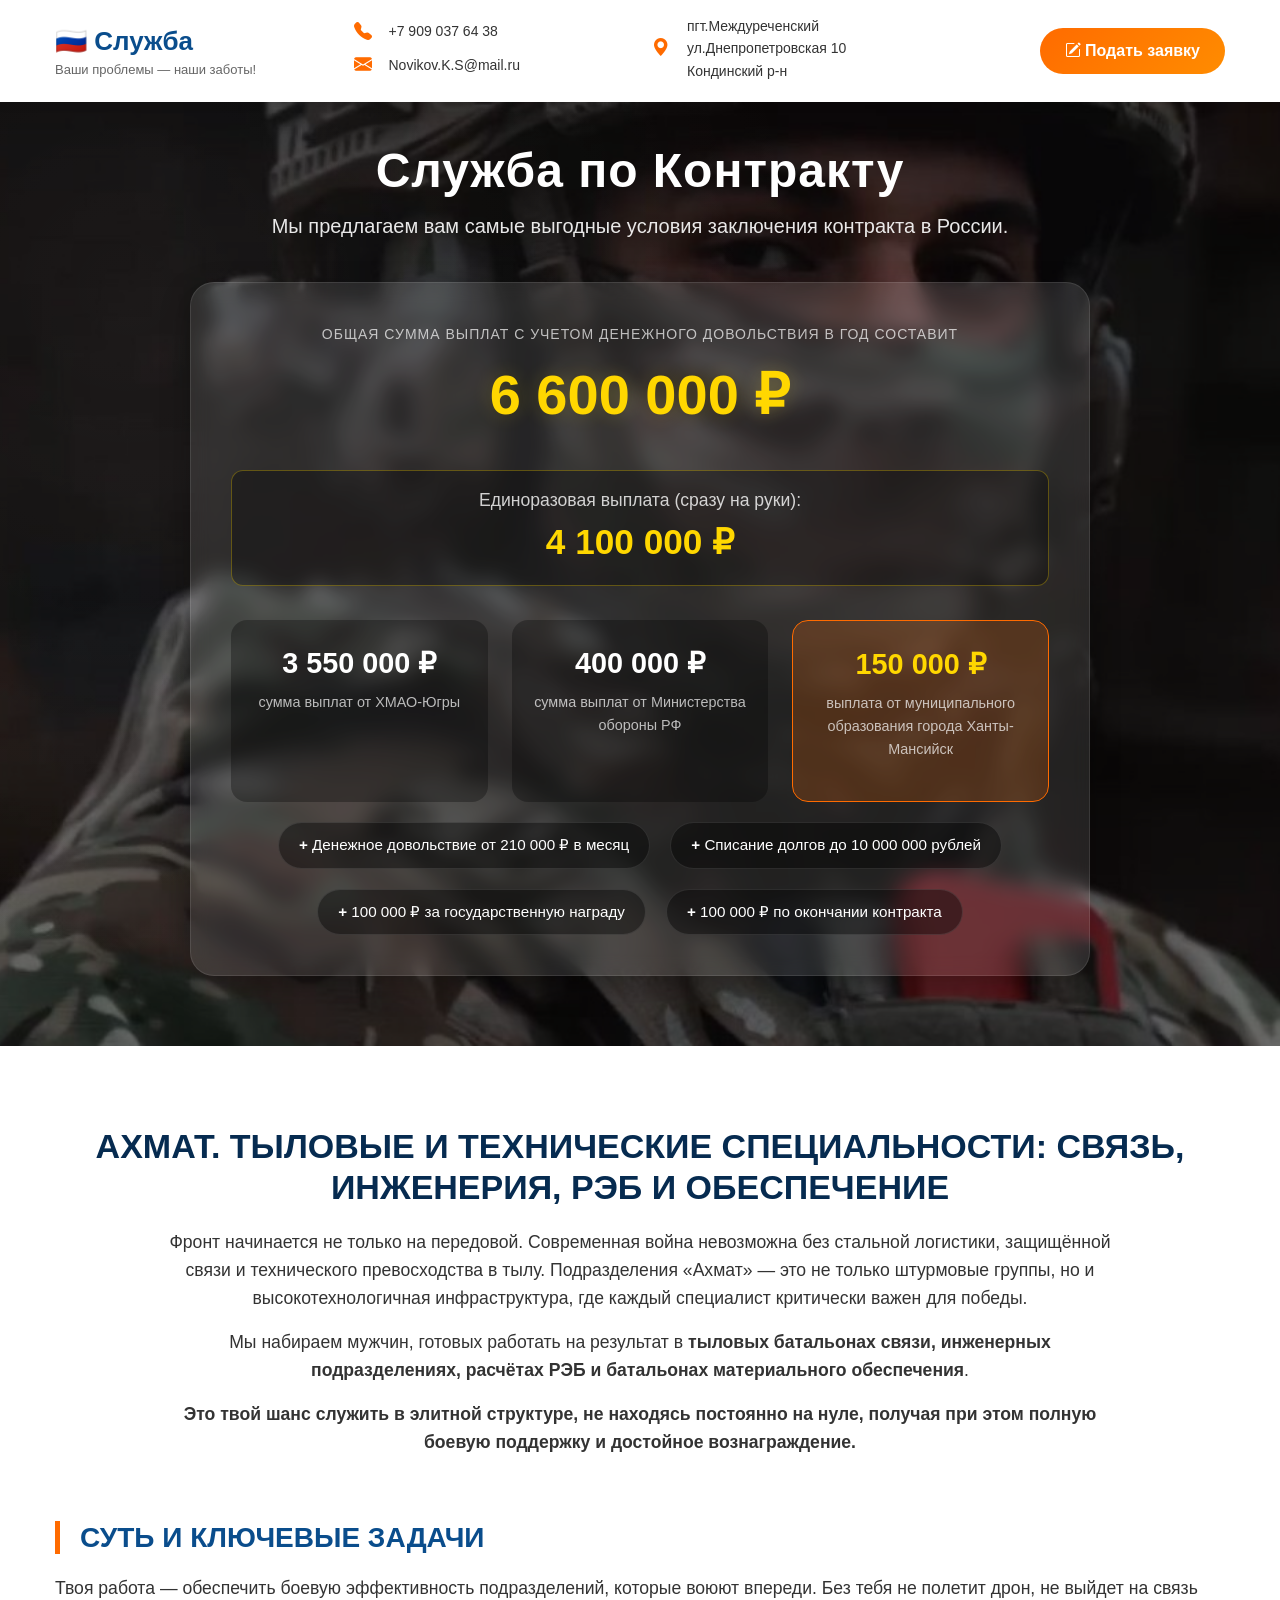
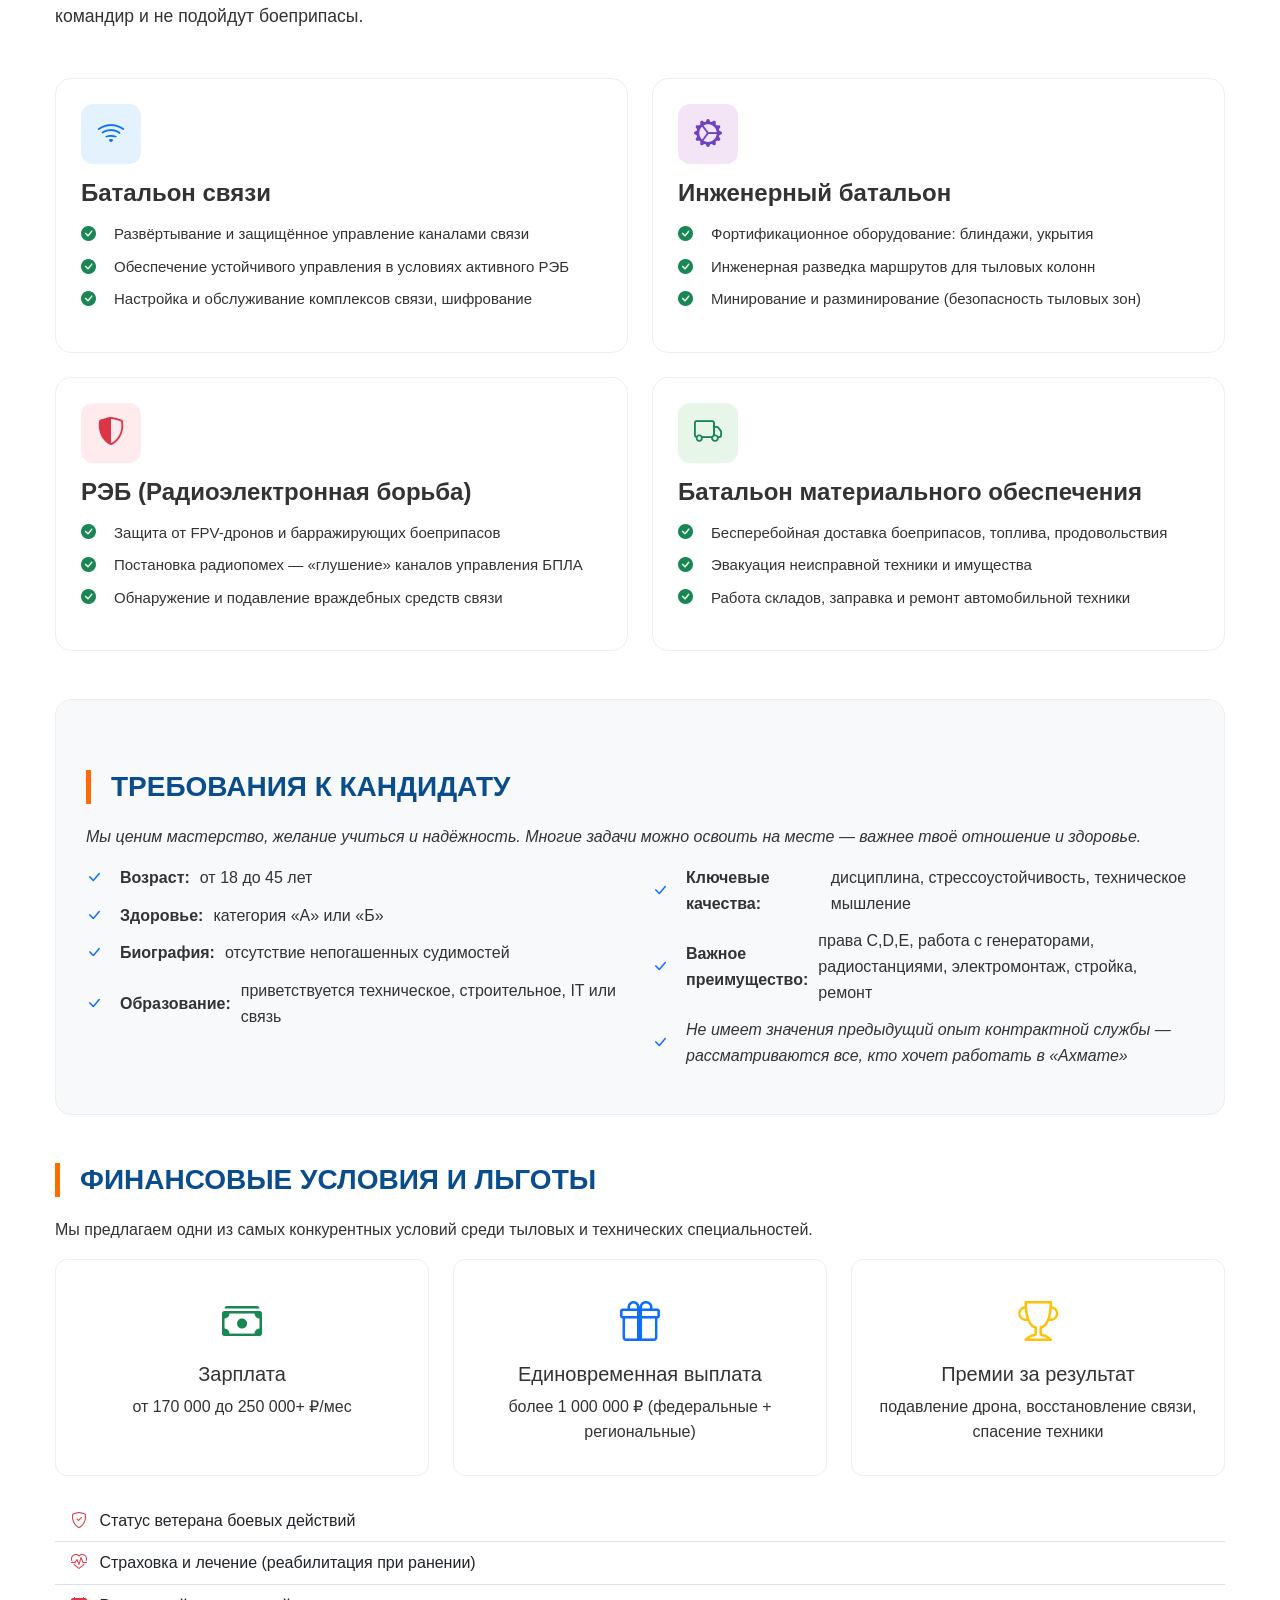
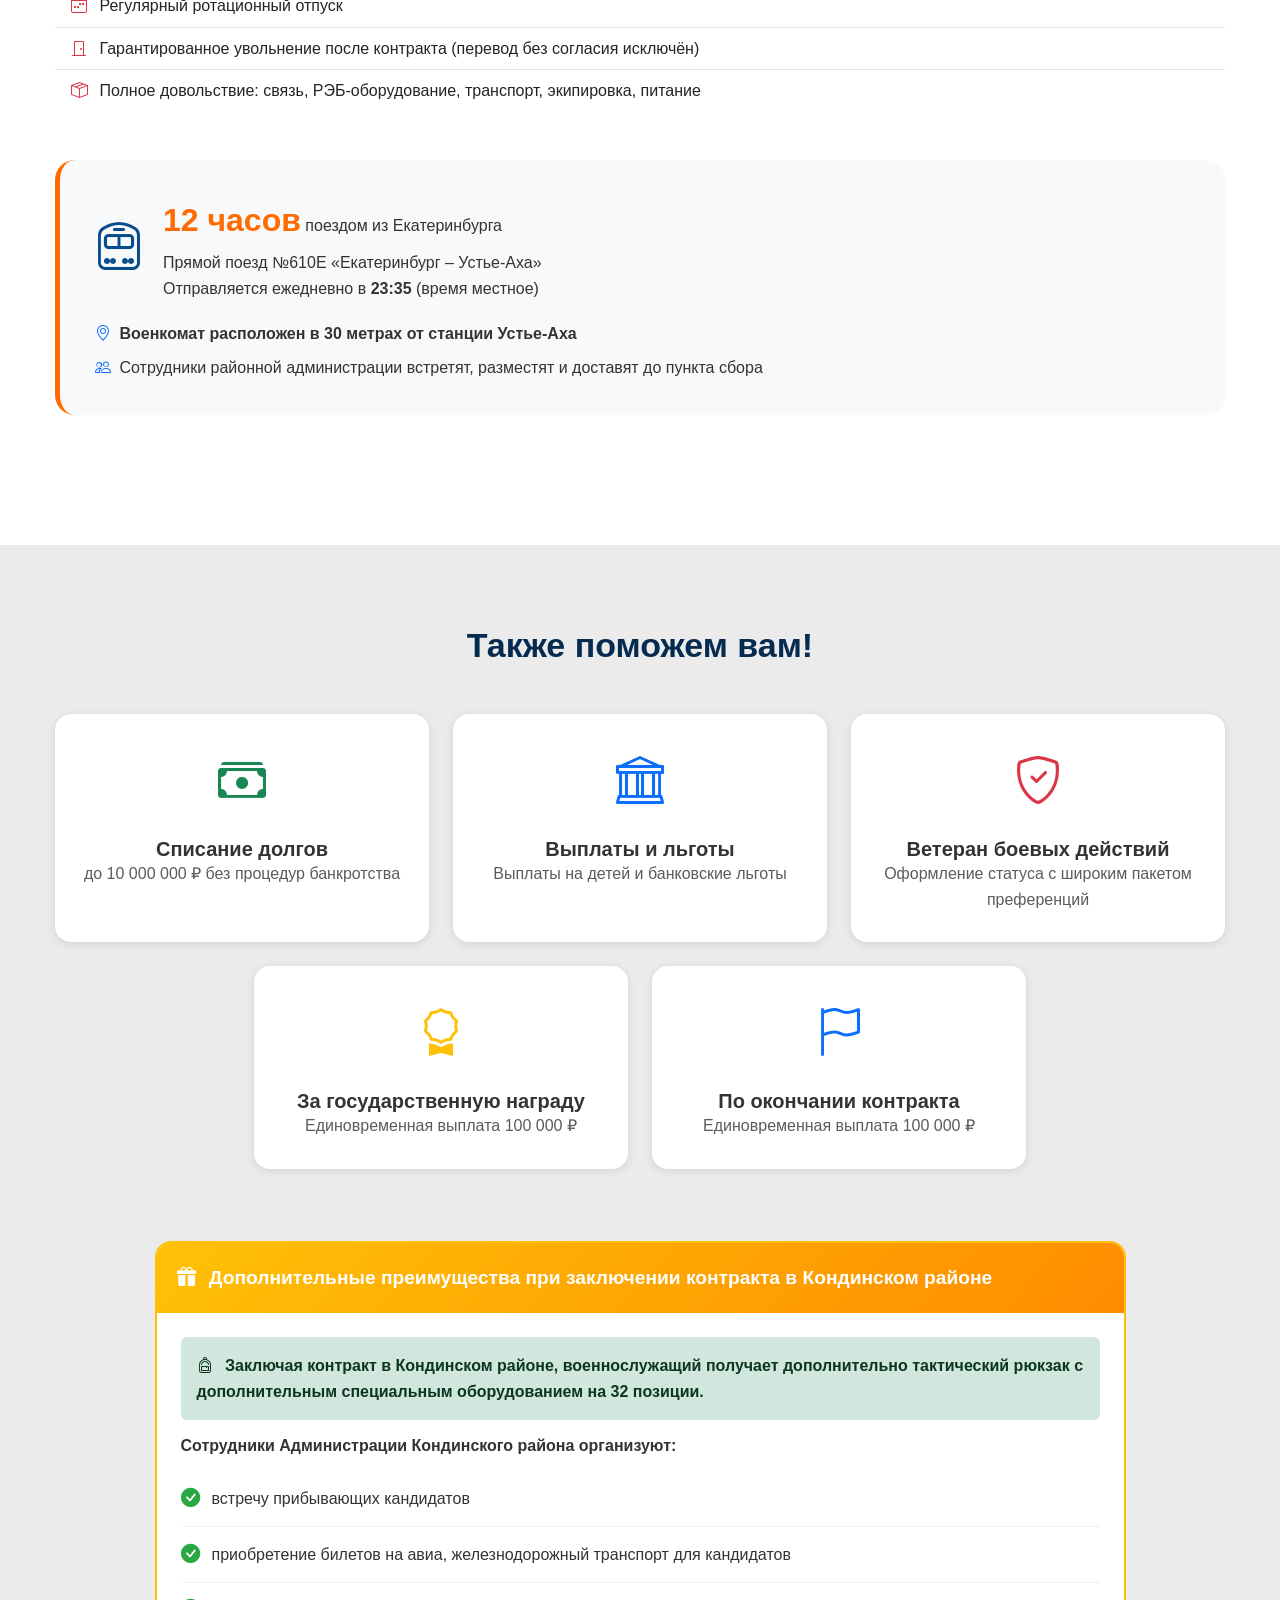
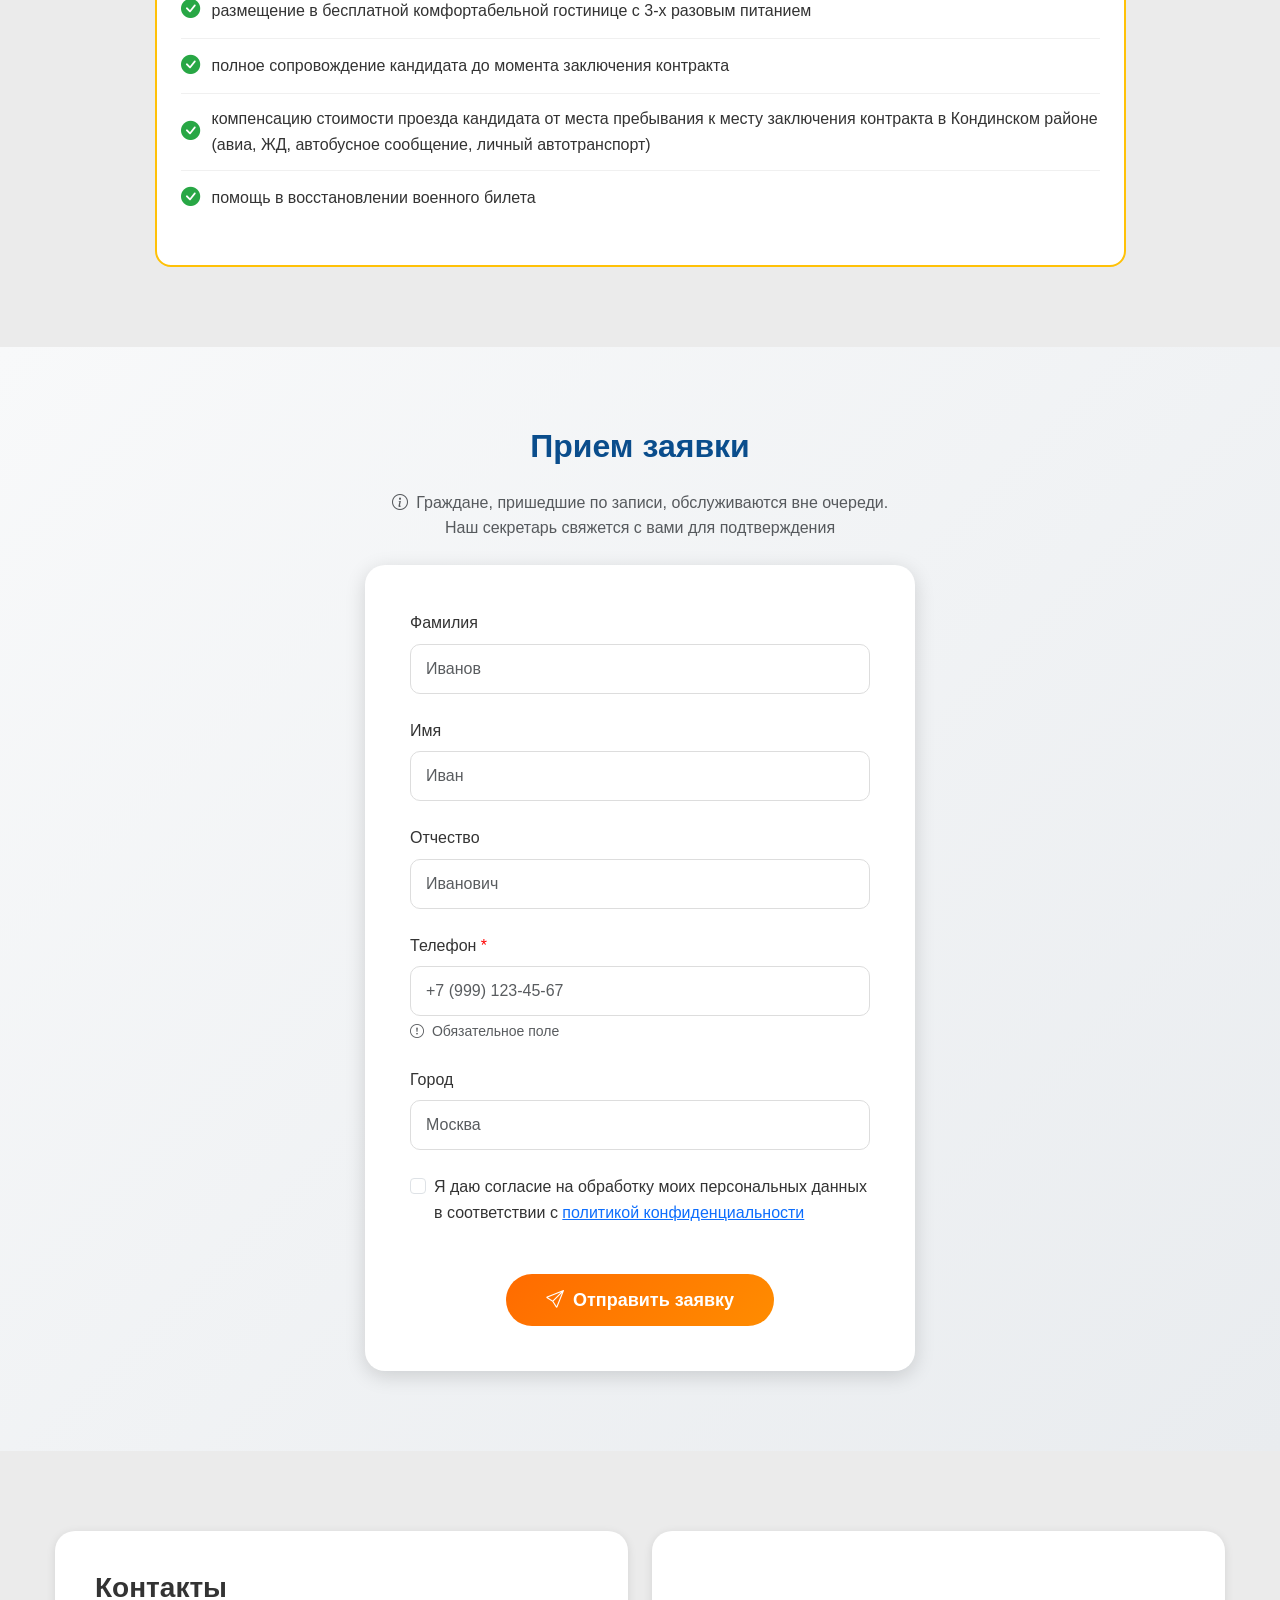
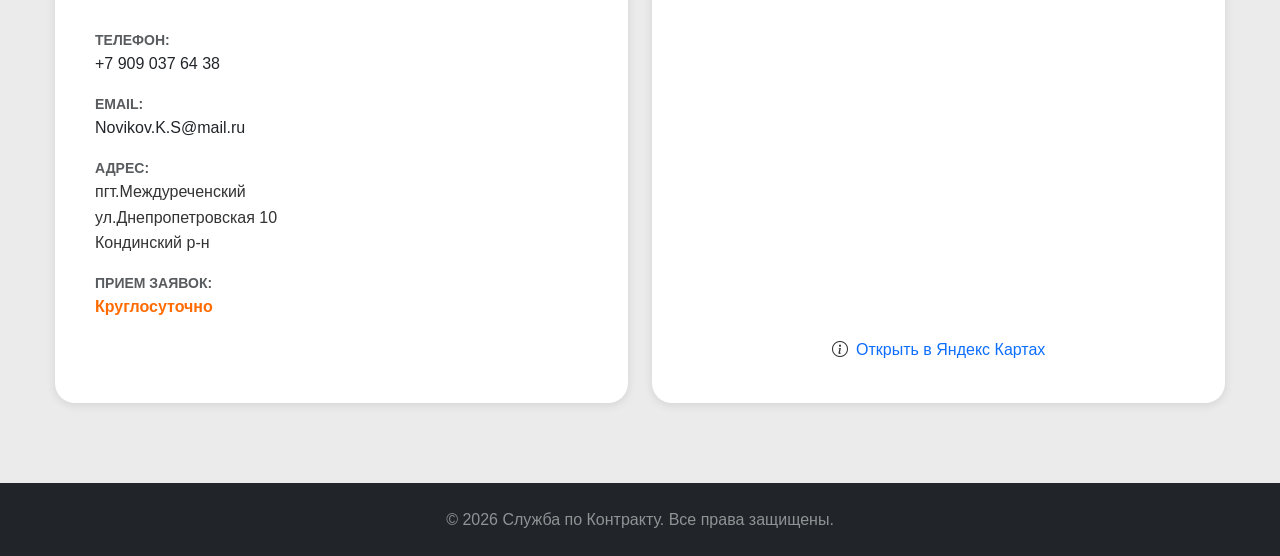
<file: index.html>
<!DOCTYPE html>
<html lang="ru">
<head>
    <meta charset="UTF-8">
    <meta name="viewport" content="width=device-width, initial-scale=1.0">
    <title>Служба по Контракту — ХМАО</title>
    
    <!-- Bootstrap 5 CSS -->
    <link href="https://cdn.jsdelivr.net/npm/bootstrap@5.3.0/dist/css/bootstrap.min.css" rel="stylesheet">
    <!-- Bootstrap Icons -->
    <link rel="stylesheet" href="https://cdn.jsdelivr.net/npm/bootstrap-icons@1.11.0/font/bootstrap-icons.css">
    
    <!-- Подключаем отдельный CSS -->
    <link rel="stylesheet" href="./assets/css/style.css">
</head>
<body>

    <!-- ====== ШАПКА (белая, sticky) ====== -->
    <header class="header bg-white">
        <div class="container">
            <div class="row align-items-center">
                <div class="col-lg-3 col-md-12">
                    <div class="logo">🇷🇺 Служба</div>
                    <div class="slogan">Ваши проблемы — наши заботы!</div>
                </div>
                
                <div class="col-lg-3 col-md-4 col-sm-6 col-12">
                    <div class="info-item">
                        <i class="bi bi-telephone-fill"></i>
                        <a href="tel:+79090376438">+7 909 037 64 38</a>
                    </div>
                    <div class="info-item">
                        <i class="bi bi-envelope-fill"></i>
                        <a href="mailto:Novikov.K.S@mail.ru">Novikov.K.S@mail.ru</a>
                    </div>
                </div>
                
                <div class="col-lg-3 col-md-4 col-sm-6 col-12">
                    <div class="info-item">
                        <i class="bi bi-geo-alt-fill"></i>
                        <span>пгт.Междуреченский<br>ул.Днепропетровская 10<br>Кондинский р-н</span>
                    </div>
                </div>
                
                <div class="col-lg-3 col-md-4 col-sm-12 text-lg-end text-md-start text-sm-start">
                    <a href="#application-form" class="btn-apply">
                        <i class="bi bi-pencil-square"></i> Подать заявку
                    </a>
                </div>
            </div>
        </div>
    </header>

    <!-- ====== ГЕРОЙ-СЕКЦИЯ (НОВЫЕ ВЫПЛАТЫ ХМАО) ====== -->
    <section class="hero-section">
        <div class="container">
            <div class="hero-content">
                <h1 class="hero-title">Служба по Контракту</h1>
                <p class="hero-subtitle">Мы предлагаем вам самые выгодные условия заключения контракта в России.</p>
                
                <div class="payment-summary">
                    <!-- Общая сумма за год с довольствием -->
                    <div class="label">Общая сумма выплат с учетом денежного довольствия в год составит</div>
                    <div class="total-amount">6 600 000 ₽</div>
                    
                    <!-- Единоразовая выплата (сразу на руки) -->
                    <div class="total-yearly mt-3 mb-4" style="background: rgba(0,0,0,0.3); padding: 15px; border-radius: 12px; border: 1px solid rgba(255,215,0,0.3);">
                        <div style="font-size: 1.1rem; color: rgba(255,255,255,0.8);">Единоразовая выплата (сразу на руки):</div>
                        <div style="font-size: 2.2rem; font-weight: 800; color: #ffd700;">4 100 000 ₽</div>
                    </div>

                    <div class="row text-center">
                        <div class="col-md-4">
                            <div class="payment-card">
                                <div class="amount">3 550 000 ₽</div>
                                <div class="desc">сумма выплат от ХМАО-Югры</div>
                            </div>
                        </div>
                        <div class="col-md-4">
                            <div class="payment-card">
                                <div class="amount">400 000 ₽</div>
                                <div class="desc">сумма выплат от Министерства обороны РФ</div>
                            </div>
                        </div>
                        <div class="col-md-4">
                            <div class="payment-card highlight">
                                <div class="amount">150 000 ₽</div>
                                <div class="desc">выплата от муниципального образования города Ханты-Мансийск</div>
                            </div>
                        </div>
                    </div>
                    
                    <div class="hero-bottom-info">
                        <span><strong>+</strong> Денежное довольствие от 210 000 ₽ в месяц</span>
                        <span><strong>+</strong> Списание долгов до 10 000 000 рублей</span>
                        <span><strong>+</strong> 100 000 ₽ за государственную награду</span>
                        <span><strong>+</strong> 100 000 ₽ по окончании контракта</span>
                    </div>
                </div>
            </div>
        </div>
    </section>

    <!-- ====== БЕЛЫЙ БЛОК: АХМАТ. ТЫЛОВЫЕ СПЕЦИАЛЬНОСТИ ====== -->
    <section class="white-section">
        <div class="container">
            
            <h2 class="section-title">
                АХМАТ. ТЫЛОВЫЕ И ТЕХНИЧЕСКИЕ СПЕЦИАЛЬНОСТИ: СВЯЗЬ, ИНЖЕНЕРИЯ, РЭБ И ОБЕСПЕЧЕНИЕ
            </h2>

            <div class="row justify-content-center mb-5">
                <div class="col-md-10">
                    <p class="lead text-center" style="font-size: 1.1rem;">
                        Фронт начинается не только на передовой. Современная война невозможна без стальной логистики, защищённой связи и технического превосходства в тылу. Подразделения «Ахмат» — это не только штурмовые группы, но и высокотехнологичная инфраструктура, где каждый специалист критически важен для победы.
                    </p>
                    <p class="text-center" style="font-size: 1.1rem;">
                        Мы набираем мужчин, готовых работать на результат в <strong>тыловых батальонах связи, инженерных подразделениях, расчётах РЭБ и батальонах материального обеспечения</strong>.
                    </p>
                    <p class="text-center fw-bold" style="font-size: 1.1rem;">
                        Это твой шанс служить в элитной структуре, не находясь постоянно на нуле, получая при этом полную боевую поддержку и достойное вознаграждение.
                    </p>
                </div>
            </div>

            <div class="mt-5">
                <h3 class="section-subtitle">СУТЬ И КЛЮЧЕВЫЕ ЗАДАЧИ</h3>
                <p class="lead-text" style="font-size: 1.1rem;">
                    Твоя работа — обеспечить боевую эффективность подразделений, которые воюют впереди. Без тебя не полетит дрон, не выйдет на связь командир и не подойдут боеприпасы.
                </p>
            </div>

            <div class="row mt-4 g-4">
                <div class="col-md-6">
                    <div class="spec-card">
                        <div class="icon-wrapper icon-comm">
                            <i class="bi bi-wifi"></i>
                        </div>
                        <h4 class="card-title">Батальон связи</h4>
                        <ul>
                            <li><i class="bi bi-check-circle-fill text-success me-2"></i> Развёртывание и защищённое управление каналами связи</li>
                            <li><i class="bi bi-check-circle-fill text-success me-2"></i> Обеспечение устойчивого управления в условиях активного РЭБ</li>
                            <li><i class="bi bi-check-circle-fill text-success me-2"></i> Настройка и обслуживание комплексов связи, шифрование</li>
                        </ul>
                    </div>
                </div>
                <div class="col-md-6">
                    <div class="spec-card">
                        <div class="icon-wrapper icon-eng">
                            <i class="bi bi-gear-wide-connected"></i>
                        </div>
                        <h4 class="card-title">Инженерный батальон</h4>
                        <ul>
                            <li><i class="bi bi-check-circle-fill text-success me-2"></i> Фортификационное оборудование: блиндажи, укрытия</li>
                            <li><i class="bi bi-check-circle-fill text-success me-2"></i> Инженерная разведка маршрутов для тыловых колонн</li>
                            <li><i class="bi bi-check-circle-fill text-success me-2"></i> Минирование и разминирование (безопасность тыловых зон)</li>
                        </ul>
                    </div>
                </div>
                <div class="col-md-6">
                    <div class="spec-card">
                        <div class="icon-wrapper icon-ew">
                            <i class="bi bi-shield-shaded"></i>
                        </div>
                        <h4 class="card-title">РЭБ (Радиоэлектронная борьба)</h4>
                        <ul>
                            <li><i class="bi bi-check-circle-fill text-success me-2"></i> Защита от FPV-дронов и барражирующих боеприпасов</li>
                            <li><i class="bi bi-check-circle-fill text-success me-2"></i> Постановка радиопомех — «глушение» каналов управления БПЛА</li>
                            <li><i class="bi bi-check-circle-fill text-success me-2"></i> Обнаружение и подавление враждебных средств связи</li>
                        </ul>
                    </div>
                </div>
                <div class="col-md-6">
                    <div class="spec-card">
                        <div class="icon-wrapper icon-log">
                            <i class="bi bi-truck"></i>
                        </div>
                        <h4 class="card-title">Батальон материального обеспечения</h4>
                        <ul>
                            <li><i class="bi bi-check-circle-fill text-success me-2"></i> Бесперебойная доставка боеприпасов, топлива, продовольствия</li>
                            <li><i class="bi bi-check-circle-fill text-success me-2"></i> Эвакуация неисправной техники и имущества</li>
                            <li><i class="bi bi-check-circle-fill text-success me-2"></i> Работа складов, заправка и ремонт автомобильной техники</li>
                        </ul>
                    </div>
                </div>
            </div>

            <div class="mt-5 requirements-block">
                <h3 class="section-subtitle">ТРЕБОВАНИЯ К КАНДИДАТУ</h3>
                <p class="fst-italic">Мы ценим мастерство, желание учиться и надёжность. Многие задачи можно освоить на месте — важнее твоё отношение и здоровье.</p>
                <div class="row mt-3">
                    <div class="col-md-6">
                        <ul>
                            <li><i class="bi bi-check-lg text-primary me-2"></i> <strong>Возраст:</strong> от 18 до 45 лет</li>
                            <li><i class="bi bi-check-lg text-primary me-2"></i> <strong>Здоровье:</strong> категория «А» или «Б»</li>
                            <li><i class="bi bi-check-lg text-primary me-2"></i> <strong>Биография:</strong> отсутствие непогашенных судимостей</li>
                            <li><i class="bi bi-check-lg text-primary me-2"></i> <strong>Образование:</strong> приветствуется техническое, строительное, IT или связь</li>
                        </ul>
                    </div>
                    <div class="col-md-6">
                        <ul>
                            <li><i class="bi bi-check-lg text-primary me-2"></i> <strong>Ключевые качества:</strong> дисциплина, стрессоустойчивость, техническое мышление</li>
                            <li><i class="bi bi-check-lg text-primary me-2"></i> <strong>Важное преимущество:</strong> права C,D,E, работа с генераторами, радиостанциями, электромонтаж, стройка, ремонт</li>
                            <li><i class="bi bi-check-lg text-primary me-2"></i> <em>Не имеет значения предыдущий опыт контрактной службы — рассматриваются все, кто хочет работать в «Ахмате»</em></li>
                        </ul>
                    </div>
                </div>
            </div>

            <div class="mt-5">
                <h3 class="section-subtitle">ФИНАНСОВЫЕ УСЛОВИЯ И ЛЬГОТЫ</h3>
                <p>Мы предлагаем одни из самых конкурентных условий среди тыловых и технических специальностей.</p>
                <div class="row mt-3 finance-grid">
                    <div class="col-md-4">
                        <div class="finance-item">
                            <i class="bi bi-cash-stack text-success"></i>
                            <h5 class="mt-2">Зарплата</h5>
                            <p class="mb-0">от 170 000 до 250 000+ ₽/мес</p>
                        </div>
                    </div>
                    <div class="col-md-4">
                        <div class="finance-item">
                            <i class="bi bi-gift text-primary"></i>
                            <h5 class="mt-2">Единовременная выплата</h5>
                            <p class="mb-0">более 1 000 000 ₽ (федеральные + региональные)</p>
                        </div>
                    </div>
                    <div class="col-md-4">
                        <div class="finance-item">
                            <i class="bi bi-trophy text-warning"></i>
                            <h5 class="mt-2">Премии за результат</h5>
                            <p class="mb-0">подавление дрона, восстановление связи, спасение техники</p>
                        </div>
                    </div>
                </div>
                <div class="mt-4">
                    <ul class="list-group list-group-flush">
                        <li class="list-group-item"><i class="bi bi-shield-check text-danger me-2"></i> Статус ветерана боевых действий</li>
                        <li class="list-group-item"><i class="bi bi-heart-pulse text-danger me-2"></i> Страховка и лечение (реабилитация при ранении)</li>
                        <li class="list-group-item"><i class="bi bi-calendar-week text-danger me-2"></i> Регулярный ротационный отпуск</li>
                        <li class="list-group-item"><i class="bi bi-door-closed text-danger me-2"></i> Гарантированное увольнение после контракта (перевод без согласия исключён)</li>
                        <li class="list-group-item"><i class="bi bi-box-seam text-danger me-2"></i> Полное довольствие: связь, РЭБ-оборудование, транспорт, экипировка, питание</li>
                    </ul>
                </div>
            </div>

            <div class="train-block mt-5">
                <div class="train-header">
                    <div class="train-icon">
                        <i class="bi bi-train-front"></i>
                    </div>
                    <div>
                        <p class="train-time mb-1">
                            <span class="highlight-number">12 часов</span> поездом из Екатеринбурга
                        </p>
                        <p class="train-route mb-0">
                            Прямой поезд №610Е «Екатеринбург – Устье-Аха»<br>
                            Отправляется ежедневно в <strong>23:35</strong> (время местное)
                        </p>
                    </div>
                </div>
                <div class="row">
                    <div class="col-md-8">
                        <p class="train-location mb-2">
                            <i class="bi bi-geo-alt text-primary me-1"></i>
                            <strong>Военкомат расположен в 30 метрах от станции Устье-Аха</strong>
                        </p>
                        <p class="train-meet mb-0">
                            <i class="bi bi-people text-primary me-1"></i>
                            Сотрудники районной администрации встретят, разместят и доставят до пункта сбора
                        </p>
                    </div>
                </div>
            </div>
        </div>
    </section>

    <!-- ====== РАЗДЕЛ «ТАК-ЖЕ ПОМОЖЕМ ВАМ!» ====== -->
    <section class="help-section">
        <div class="container">
            <h2 class="section-title text-center mb-5">Также поможем вам!</h2>
            
            <div class="row justify-content-center">
                <div class="col-md-4 mb-4">
                    <div class="help-card">
                        <i class="bi bi-cash-stack text-success"></i>
                        <h5 class="card-title mt-3 fw-bold">Списание долгов</h5>
                        <p class="card-text text-muted">до 10 000 000 ₽ без процедур банкротства</p>
                    </div>
                </div>
                
                <div class="col-md-4 mb-4">
                    <div class="help-card">
                        <i class="bi bi-bank text-primary"></i>
                        <h5 class="card-title mt-3 fw-bold">Выплаты и льготы</h5>
                        <p class="card-text text-muted">Выплаты на детей и банковские льготы</p>
                    </div>
                </div>
                
                <div class="col-md-4 mb-4">
                    <div class="help-card">
                        <i class="bi bi-shield-check text-danger"></i>
                        <h5 class="card-title mt-3 fw-bold">Ветеран боевых действий</h5>
                        <p class="card-text text-muted">Оформление статуса с широким пакетом преференций</p>
                    </div>
                </div>

                <!-- Дополнительные выплаты с плаката -->
                <div class="col-md-4 mb-4">
                    <div class="help-card">
                        <i class="bi bi-award text-warning"></i>
                        <h5 class="card-title mt-3 fw-bold">За государственную награду</h5>
                        <p class="card-text text-muted">Единовременная выплата 100 000 ₽</p>
                    </div>
                </div>

                <div class="col-md-4 mb-4">
                    <div class="help-card">
                        <i class="bi bi-flag text-primary"></i>
                        <h5 class="card-title mt-3 fw-bold">По окончании контракта</h5>
                        <p class="card-text text-muted">Единовременная выплата 100 000 ₽</p>
                    </div>
                </div>
            </div>
            
            <!-- НОВЫЙ БЛОК С УСЛОВИЯМИ ОТ АДМИНИСТРАЦИИ КОНДИНСКОГО РАЙОНА -->
            <div class="row mt-5 justify-content-center">
                <div class="col-md-10">
                    <div class="admin-benefits-card">
                        <div class="card-header">
                            <i class="bi bi-gift-fill me-2"></i> Дополнительные преимущества при заключении контракта в Кондинском районе
                        </div>
                        <div class="card-body p-4">
                            <div class="alert alert-success border-0">
                                <i class="bi bi-backpack me-2"></i> <strong>Заключая контракт в Кондинском районе, военнослужащий получает дополнительно тактический рюкзак с дополнительным специальным оборудованием на 32 позиции.</strong>
                            </div>
                            
                            <h6 class="mt-3 fw-bold">Сотрудники Администрации Кондинского района организуют:</h6>
                            <ul class="admin-list mt-3">
                                <li><i class="bi bi-check-circle-fill"></i> встречу прибывающих кандидатов</li>
                                <li><i class="bi bi-check-circle-fill"></i> приобретение билетов на авиа, железнодорожный транспорт для кандидатов</li>
                                <li><i class="bi bi-check-circle-fill"></i> размещение в бесплатной комфортабельной гостинице с 3-х разовым питанием</li>
                                <li><i class="bi bi-check-circle-fill"></i> полное сопровождение кандидата до момента заключения контракта</li>
                                <li><i class="bi bi-check-circle-fill"></i> компенсацию стоимости проезда кандидата от места пребывания к месту заключения контракта в Кондинском районе (авиа, ЖД, автобусное сообщение, личный автотранспорт)</li>
                                <li><i class="bi bi-check-circle-fill"></i> помощь в восстановлении военного билета</li>
                            </ul>
                        </div>
                    </div>
                </div>
            </div>
        </div>
    </section>

    <!-- ====== ФОРМА ПОДАЧИ ЗАЯВКИ ====== -->
    <section id="application-form" class="form-container">
        <div class="container">
            <h2 class="text-center mb-4">Прием заявки</h2>
            <p class="text-center mb-4 text-muted">
                <i class="bi bi-info-circle me-1"></i> 
                Граждане, пришедшие по записи, обслуживаются вне очереди.<br>
                Наш секретарь свяжется с вами для подтверждения
            </p>
            
            <div class="row justify-content-center">
                <div class="col-md-6">
                    <form id="contractForm" action="/send-form" method="POST" class="form-wrapper">
                        <div class="mb-4">
                            <label for="last_name" class="form-label">Фамилия</label>
                            <input type="text" class="form-control form-control-lg" id="last_name" name="last_name" placeholder="Иванов" required>
                        </div>
                        
                        <div class="mb-4">
                            <label for="first_name" class="form-label">Имя</label>
                            <input type="text" class="form-control form-control-lg" id="first_name" name="first_name" placeholder="Иван" required>
                        </div>
                        
                        <div class="mb-4">
                            <label for="patronymic" class="form-label">Отчество</label>
                            <input type="text" class="form-control form-control-lg" id="patronymic" name="patronymic" placeholder="Иванович">
                        </div>
                        
                        <div class="mb-4">
                            <label for="phone" class="form-label">
                                Телефон <span style="color: red;">*</span>
                            </label>
                            <input type="tel" class="form-control form-control-lg" id="phone" name="phone" placeholder="+7 (999) 123-45-67" required>
                            <div class="form-text text-muted">
                                <i class="bi bi-exclamation-circle me-1"></i> Обязательное поле
                            </div>
                        </div>
                        
                        <div class="mb-4">
                            <label for="city" class="form-label">Город</label>
                            <input type="text" class="form-control form-control-lg" id="city" name="city" placeholder="Москва">
                        </div>
                        
                        <div class="mb-4">
                            <div class="form-check">
                                <input class="form-check-input" type="checkbox" id="consent" name="consent" required>
                                <label class="form-check-label" for="consent">
                                    Я даю согласие на обработку моих персональных данных в соответствии с 
                                    <a href="#" data-bs-toggle="modal" data-bs-target="#privacyModal">политикой конфиденциальности</a>
                                </label>
                            </div>
                        </div>
                        
                        <div class="text-center mt-5">
                            <button type="submit" class="btn-apply" style="padding: 12px 40px; font-size: 18px;">
                                <i class="bi bi-send me-1"></i> Отправить заявку
                            </button>
                        </div>
                    </form>
                </div>
            </div>
        </div>
    </section>

    <!-- ====== КОНТАКТЫ И КАРТА ====== -->
    <section class="contacts-section">
        <div class="container">
            <div class="row g-4">
                <div class="col-md-6">
                    <div class="contact-card">
                        <h3 class="card-title mb-4">Контакты</h3>
                        
                        <div class="info-block mb-3">
                            <div class="info-label text-muted small fw-bold text-uppercase">Телефон:</div>
                            <div class="info-value">
                                <a href="tel:+79090376438" class="text-decoration-none text-dark">+7 909 037 64 38</a>
                            </div>
                        </div>
                        
                        <div class="info-block mb-3">
                            <div class="info-label text-muted small fw-bold text-uppercase">Email:</div>
                            <div class="info-value">
                                <a href="mailto:Novikov.K.S@mail.ru" class="text-decoration-none text-dark">Novikov.K.S@mail.ru</a>
                            </div>
                        </div>
                        
                        <div class="info-block mb-3">
                            <div class="info-label text-muted small fw-bold text-uppercase">Адрес:</div>
                            <div class="info-value address">
                                пгт.Междуреченский<br>
                                ул.Днепропетровская 10<br>
                                Кондинский р-н
                            </div>
                        </div>
                        
                        <div class="info-block">
                            <div class="info-label text-muted small fw-bold text-uppercase">Прием заявок:</div>
                            <div class="info-value highlight fw-bold text-accent" style="color: var(--accent-color);">
                                Круглосуточно
                            </div>
                        </div>
                    </div>
                </div>
                
                <div class="col-md-6">
                    <div class="contact-card">
                        <div class="map-wrapper">
                            <iframe src="https://yandex.ru/map-widget/v1/?um=constructor%3A1e3e7f3b7e6f8b7c9d8e7f6a5b4c3d2e1f0a9b8c7d6e5f4a3b2c1d0e9f8a7b6c5&amp;source=constructor" 
                                    width="100%" 
                                    height="100%" 
                                    frameborder="0"
                                    style="border:0;">
                            </iframe>
                        </div>
                        <p class="map-link-wrapper text-center mt-3 mb-0">
                            <i class="bi bi-info-circle me-1"></i> 
                            <a href="https://yandex.ru/maps/?text=пгт.Междуреченский%20ул.Днепропетровская%2010" 
                               target="_blank" 
                               class="text-decoration-none">
                               Открыть в Яндекс Картах
                            </a>
                        </p>
                    </div>
                </div>
            </div>
        </div>
    </section>

    <!-- ====== ФУТЕР ====== -->
    <footer class="bg-dark text-white-50 py-4">
        <div class="container text-center">
            <p class="mb-0">&copy; 2026 Служба по Контракту. Все права защищены.</p>
        </div>
    </footer>

    <!-- Модальное окно с политикой конфиденциальности -->
    <div class="modal fade" id="privacyModal" tabindex="-1" aria-labelledby="privacyModalLabel" aria-hidden="true">
        <div class="modal-dialog modal-lg">
            <div class="modal-content">
                <div class="modal-header">
                    <h5 class="modal-title" id="privacyModalLabel">Политика конфиденциальности</h5>
                    <button type="button" class="btn-close" data-bs-dismiss="modal" aria-label="Close"></button>
                </div>
                <div class="modal-body">
                    <p>Нажимая кнопку "Отправить заявку", вы даете согласие на обработку своих персональных данных (фамилии, имени, отчества, номера телефона, города проживания) в целях рассмотрения вашей заявки на заключение контракта и связи с вами нашим специалистом.</p>
                    <p>Ваши данные будут использоваться исключительно для ответа на ваше обращение и не будут переданы третьим лицам, кроме случаев, предусмотренных законодательством РФ.</p>
                    <p>Вы можете отозвать свое согласие в любой момент, направив письменное уведомление на наш email: Novikov.K.S@mail.ru</p>
                </div>
                <div class="modal-footer">
                    <button type="button" class="btn btn-secondary" data-bs-dismiss="modal">Закрыть</button>
                </div>
            </div>
        </div>
    </div>

    <!-- Bootstrap JS -->
    <script src="https://cdn.jsdelivr.net/npm/bootstrap@5.3.0/dist/js/bootstrap.bundle.min.js"></script>
    <!-- Ваш JS -->
    <script src="./assets/js/script.js"></script>
</body>
</html>
</file>
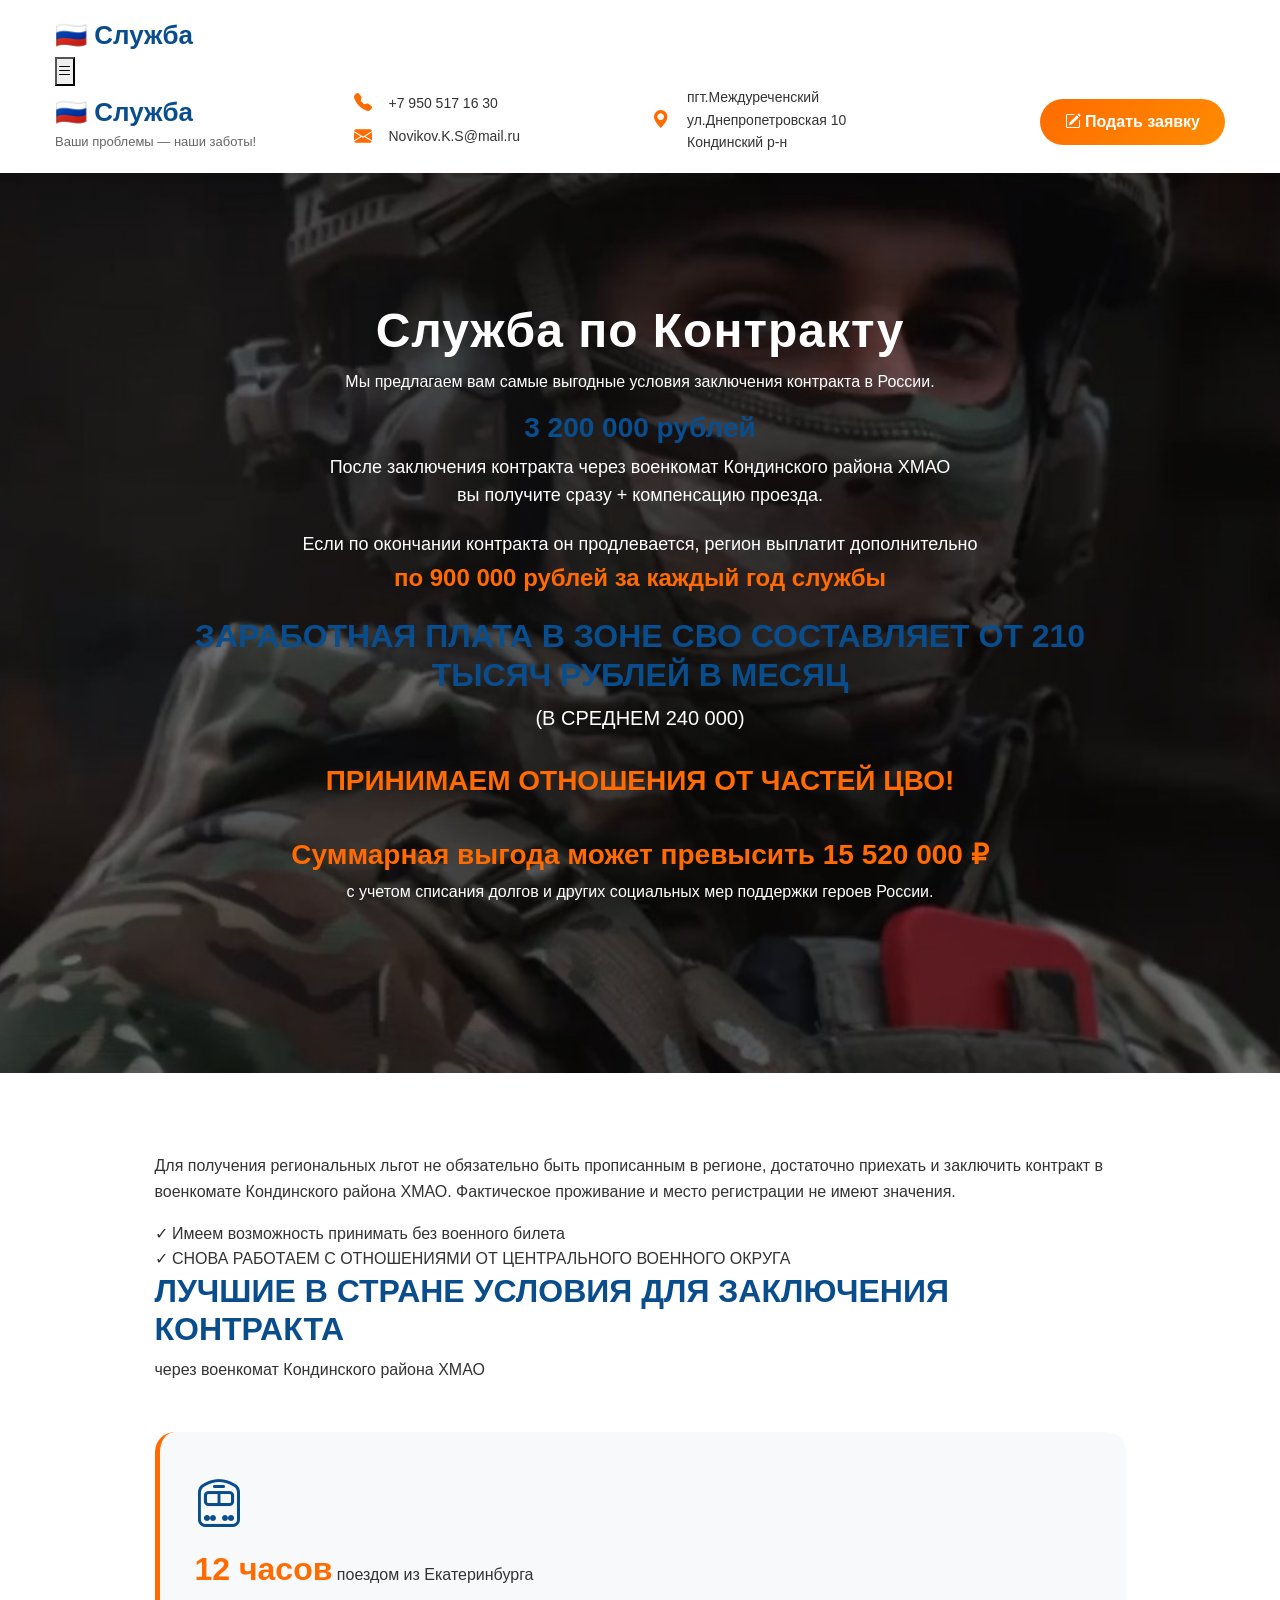
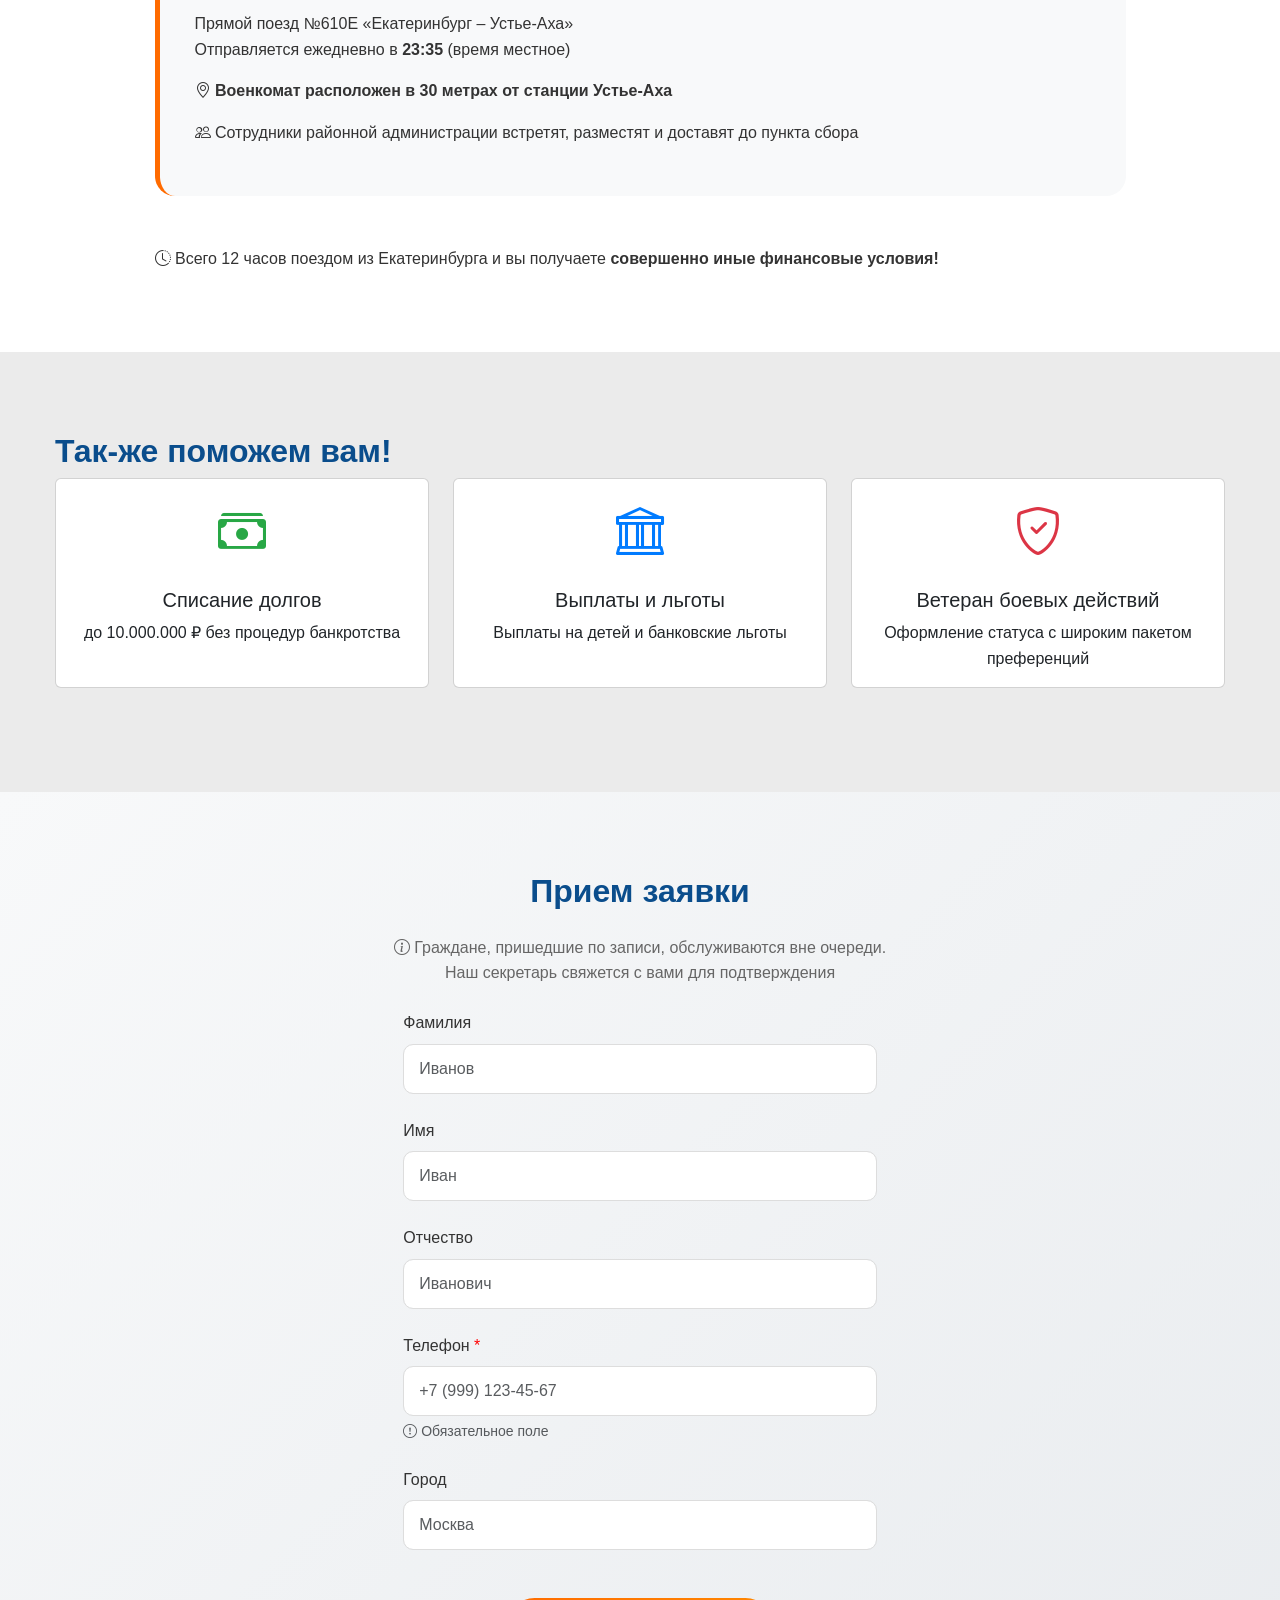
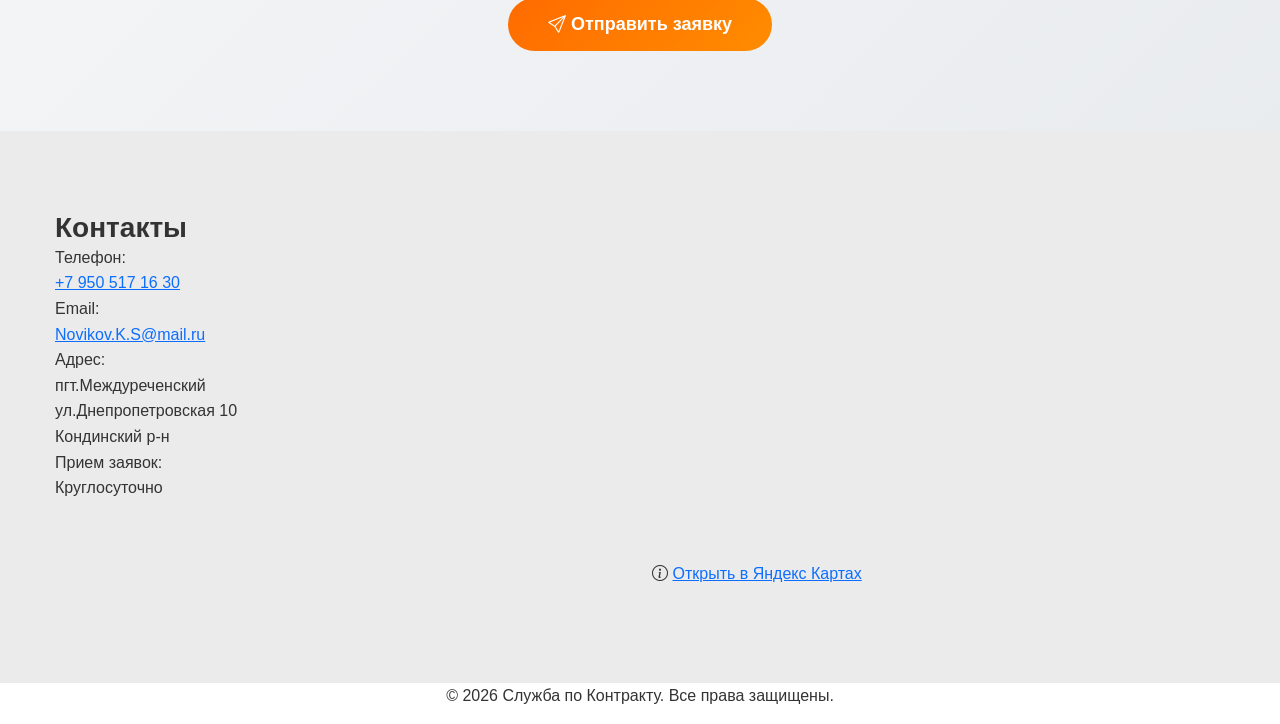
<file: index1.html>
<!DOCTYPE html>
<html lang="ru">
<head>
    <meta charset="UTF-8">
    <meta name="viewport" content="width=device-width, initial-scale=1.0">
    <title>Служба по Контракту — Кондинский район ХМАО</title>
    
    <!-- Bootstrap 5 CSS -->
    <link href="https://cdn.jsdelivr.net/npm/bootstrap@5.3.0/dist/css/bootstrap.min.css" rel="stylesheet">
    <!-- Bootstrap Icons -->
    <link rel="stylesheet" href="https://cdn.jsdelivr.net/npm/bootstrap-icons@1.11.0/font/bootstrap-icons.css">
    <!-- Наши стили -->
    <link rel="stylesheet" href="/assets/css/style.css">
</head>
<body>

    <!-- ====== ШАПКА (белая, sticky) ====== -->
    <header class="header bg-white">
        <div class="container">
            <!-- Мобильное меню -->
            <div class="mobile-header">
                <div class="logo">🇷🇺 Служба</div>
                <button class="mobile-menu-btn" onclick="toggleMenu()">
                    <i class="bi bi-list"></i>
                </button>
            </div>
            
            <!-- Основное меню -->
            <div class="nav-menu" id="navMenu">
                <div class="row align-items-center">
                    <!-- Логотип и лозунг (десктоп) -->
                    <div class="col-lg-3 col-md-12 desktop-only">
                        <div class="logo">🇷🇺 Служба</div>
                        <div class="slogan">Ваши проблемы — наши заботы!</div>
                    </div>
                    
                    <!-- Телефон и Email -->
                    <div class="col-lg-3 col-md-4 col-sm-6 col-12 info-column">
                        <div class="info-item">
                            <i class="bi bi-telephone-fill"></i>
                            <a href="tel:+79505171630">+7 950 517 16 30</a>
                        </div>
                        <div class="info-item">
                            <i class="bi bi-envelope-fill"></i>
                            <a href="mailto:Novikov.K.S@mail.ru">Novikov.K.S@mail.ru</a>
                        </div>
                    </div>
                    
                    <!-- Адрес -->
                    <div class="col-lg-3 col-md-4 col-sm-6 col-12 info-column">
                        <div class="info-item">
                            <i class="bi bi-geo-alt-fill"></i>
                            <span>пгт.Междуреченский<br>ул.Днепропетровская 10<br>Кондинский р-н</span>
                        </div>
                    </div>
                    
                    <!-- Кнопка подачи заявки -->
                    <div class="col-lg-3 col-md-4 col-sm-12 text-lg-end text-md-start text-sm-start button-column">
                        <a href="#application-form" class="btn-apply">
                            <i class="bi bi-pencil-square"></i> Подать заявку
                        </a>
                    </div>
                </div>
            </div>
        </div>
    </header>

    <!-- ====== ГЕРОЙ-СЕКЦИЯ (фоновое изображение) ====== -->
    <section class="hero-section">
        <div class="container">
            <div class="hero-content">
                <h1 class="hero-title">Служба по Контракту</h1>
                
                <p class="hero-text">
                    Мы предлагаем вам самые выгодные условия заключения контракта в России.
                </p>
                
                <div class="hero-highlight">
                    <h3>3 200 000 рублей</h3>
                    <p style="font-size: 18px;">
                        После заключения контракта через военкомат Кондинского района ХМАО<br>
                        вы получите сразу + компенсацию проезда.
                    </p>
                </div>
                
                <p style="font-size: 18px; margin: 20px 0;">
                    Если по окончании контракта он продлевается, регион выплатит дополнительно<br>
                    <strong style="color: var(--accent-color); font-size: 24px;">по 900 000 рублей за каждый год службы</strong>
                </p>
                
                <div class="hero-stats">
                    <h2>ЗАРАБОТНАЯ ПЛАТА В ЗОНЕ СВО СОСТАВЛЯЕТ ОТ 210 ТЫСЯЧ РУБЛЕЙ В МЕСЯЦ</h2>
                    <p style="font-size: 20px;">(В СРЕДНЕМ 240 000)</p>
                </div>
                
                <div style="margin: 30px 0;">
                    <h3 style="color: var(--accent-color);">ПРИНИМАЕМ ОТНОШЕНИЯ ОТ ЧАСТЕЙ ЦВО!</h3>
                </div>
                
                <div style="margin: 40px 0;">
                    <h3 style="color: var(--accent-color);">
                        Суммарная выгода может превысить 15 520 000 ₽
                    </h3>
                    <p>с учетом списания долгов и других социальных мер поддержки героев России.</p>
                </div>
            </div>
        </div>
    </section>

    <!-- ====== БЕЛЫЙ БЛОК С ИНФОРМАЦИЕЙ ====== -->
    <section class="white-section">
        <div class="container">
            <div class="row justify-content-center">
                <div class="col-md-10">
                    <!-- Основной текст -->
                    <div class="info-main-text">
                        <p>
                            Для получения региональных льгот не обязательно быть прописанным в регионе, 
                            достаточно приехать и заключить контракт в военкомате Кондинского района ХМАО. 
                            Фактическое проживание и место регистрации не имеют значения.
                        </p>
                    </div>
                    
                    <!-- Преимущества в две колонки -->
                    <div class="advantages-grid">
                        <div class="advantage-item">
                            <span class="advantage-marker">✓</span>
                            <span>Имеем возможность принимать без военного билета</span>
                        </div>
                        <div class="advantage-item">
                            <span class="advantage-marker">✓</span>
                            <span>СНОВА РАБОТАЕМ С ОТНОШЕНИЯМИ ОТ ЦЕНТРАЛЬНОГО ВОЕННОГО ОКРУГА</span>
                        </div>
                    </div>
                    
                    <!-- Заголовок с акцентом -->
                    <div class="main-heading-wrapper">
                        <h2 class="main-heading">
                            ЛУЧШИЕ В СТРАНЕ УСЛОВИЯ ДЛЯ ЗАКЛЮЧЕНИЯ КОНТРАКТА
                        </h2>
                        <p class="sub-heading">
                            через военкомат Кондинского района ХМАО
                        </p>
                    </div>
                    
                    <!-- Блок с поездом -->
                    <div class="train-block">
                        <div class="train-icon">
                            <i class="bi bi-train-front"></i>
                        </div>
                        <div class="train-info">
                            <p class="train-time">
                                <span class="highlight-number">12 часов</span> поездом из Екатеринбурга
                            </p>
                            <p class="train-route">
                                Прямой поезд №610Е «Екатеринбург – Устье-Аха»<br>
                                Отправляется ежедневно в <strong>23:35</strong> (время местное)
                            </p>
                            <p class="train-location">
                                <i class="bi bi-geo-alt"></i>
                                <strong>Военкомат расположен в 30 метрах от станции Устье-Аха</strong>
                            </p>
                            <p class="train-meet">
                                <i class="bi bi-people"></i>
                                Сотрудники районной администрации встретят, разместят и доставят до пункта сбора
                            </p>
                        </div>
                    </div>
                    
                    <!-- Финансовый акцент -->
                    <div class="finance-accent">
                        <i class="bi bi-clock-history"></i>
                        <span>Всего 12 часов поездом из Екатеринбурга и вы получаете <strong>совершенно иные финансовые условия!</strong></span>
                    </div>
                </div>
            </div>
        </div>
    </section>

    <!-- ====== РАЗДЕЛ «ТАК-ЖЕ ПОМОЖЕМ ВАМ!» (серый фон) ====== -->
    <section class="help-section">
        <div class="container">
            <h2 class="help-title">Так-же поможем вам!</h2>
            
            <div class="row justify-content-center">
                <div class="col-md-4 mb-4">
                    <div class="card h-100">
                        <div class="card-body text-center">
                            <i class="bi bi-cash-stack" style="font-size: 48px; color: #28a745;"></i>
                            <h5 class="card-title mt-3">Списание долгов</h5>
                            <p class="card-text">до 10.000.000 ₽ без процедур банкротства</p>
                        </div>
                    </div>
                </div>
                
                <div class="col-md-4 mb-4">
                    <div class="card h-100">
                        <div class="card-body text-center">
                            <i class="bi bi-bank" style="font-size: 48px; color: #007bff;"></i>
                            <h5 class="card-title mt-3">Выплаты и льготы</h5>
                            <p class="card-text">Выплаты на детей и банковские льготы</p>
                        </div>
                    </div>
                </div>
                
                <div class="col-md-4 mb-4">
                    <div class="card h-100">
                        <div class="card-body text-center">
                            <i class="bi bi-shield-check" style="font-size: 48px; color: #dc3545;"></i>
                            <h5 class="card-title mt-3">Ветеран боевых действий</h5>
                            <p class="card-text">Оформление статуса с широким пакетом преференций</p>
                        </div>
                    </div>
                </div>
            </div>
        </div>
    </section>

    <!-- ====== ФОРМА ПОДАЧИ ЗАЯВКИ ====== -->
    <section id="application-form" class="form-container">
        <div class="container">
            <h2 class="text-center mb-4">Прием заявки</h2>
            <p class="text-center mb-4" style="color: #666;">
                <i class="bi bi-info-circle"></i> 
                Граждане, пришедшие по записи, обслуживаются вне очереди.<br>
                Наш секретарь свяжется с вами для подтверждения
            </p>
            
            <div class="row justify-content-center">
                <div class="col-md-5">
                    <!-- Форма отправляется на send_mail.py -->
                    <form id="contractForm" action="/send-form" method="POST">
                        <div class="mb-4">
                            <label for="last_name" class="form-label">Фамилия</label>
                            <input type="text" class="form-control form-control-lg" id="last_name" name="last_name" placeholder="Иванов" required>
                        </div>
                        
                        <div class="mb-4">
                            <label for="first_name" class="form-label">Имя</label>
                            <input type="text" class="form-control form-control-lg" id="first_name" name="first_name" placeholder="Иван" required>
                        </div>
                        
                        <div class="mb-4">
                            <label for="patronymic" class="form-label">Отчество</label>
                            <input type="text" class="form-control form-control-lg" id="patronymic" name="patronymic" placeholder="Иванович">
                        </div>
                        
                        <div class="mb-4">
                            <label for="phone" class="form-label">
                                Телефон <span style="color: red;">*</span>
                            </label>
                            <input type="tel" class="form-control form-control-lg" id="phone" name="phone" placeholder="+7 (999) 123-45-67" required>
                            <div class="form-text text-muted">
                                <i class="bi bi-exclamation-circle"></i> Обязательное поле
                            </div>
                        </div>
                        
                        <div class="mb-4">
                            <label for="city" class="form-label">Город</label>
                            <input type="text" class="form-control form-control-lg" id="city" name="city" placeholder="Москва">
                        </div>
                        
                        <div class="text-center mt-5">
                            <button type="submit" class="btn-apply" style="padding: 12px 40px; font-size: 18px;">
                                <i class="bi bi-send"></i> Отправить заявку
                            </button>
                        </div>
                    </form>
                </div>
            </div>
        </div>
    </section>

    <!-- ====== КОНТАКТЫ И КАРТА ====== -->
    <section class="contacts-section">
        <div class="container">
            <div class="row g-4">
                <div class="col-md-6">
                    <div class="info-card">
                        <h3 class="card-title">Контакты</h3>
                        
                        <div class="info-block">
                            <div class="info-label">Телефон:</div>
                            <div class="info-value">
                                <a href="tel:+79505171630">+7 950 517 16 30</a>
                            </div>
                        </div>
                        
                        <div class="info-block">
                            <div class="info-label">Email:</div>
                            <div class="info-value">
                                <a href="mailto:Novikov.K.S@mail.ru">Novikov.K.S@mail.ru</a>
                            </div>
                        </div>
                        
                        <div class="info-block">
                            <div class="info-label">Адрес:</div>
                            <div class="info-value address">
                                пгт.Междуреченский<br>
                                ул.Днепропетровская 10<br>
                                Кондинский р-н
                            </div>
                        </div>
                        
                        <div class="info-block">
                            <div class="info-label">Прием заявок:</div>
                            <div class="info-value highlight">
                                Круглосуточно
                            </div>
                        </div>
                    </div>
                </div>
                
                <div class="col-md-6">
                    <div class="info-card">
                        <div class="map-wrapper">
                            <iframe src="https://yandex.ru/map-widget/v1/?um=constructor%3A1e3e7f3b7e6f8b7c9d8e7f6a5b4c3d2e1f0a9b8c7d6e5f4a3b2c1d0e9f8a7b6c5&amp;source=constructor" 
                                    width="100%" 
                                    height="350" 
                                    frameborder="0"
                                    style="border:0;">
                            </iframe>
                        </div>
                        <p class="map-link-wrapper">
                            <i class="bi bi-info-circle"></i> 
                            <a href="https://yandex.ru/maps/?text=пгт.Междуреченский%20ул.Днепропетровская%2010" 
                               target="_blank" 
                               class="map-link">
                               Открыть в Яндекс Картах
                            </a>
                        </p>
                    </div>
                </div>
            </div>
        </div>
    </section>

    <!-- ====== ФУТЕР ====== -->
    <footer>
        <div class="container text-center">
            <p>&copy; 2026 Служба по Контракту. Все права защищены.</p>
        </div>
    </footer>

    <!-- Bootstrap JS -->
    <script src="https://cdn.jsdelivr.net/npm/bootstrap@5.3.0/dist/js/bootstrap.bundle.min.js"></script>
    <!-- Наш скрипт -->
    <script src="/assets/js/script.js"></script>
</body>
</html>
</file>
<file: assets/css/style.css>
/* ========================================
   ОСНОВНЫЕ СТИЛИ ДЛЯ САЙТА "СЛУЖБА ПО КОНТРАКТУ"
   ======================================== */

/* ---------- ПЕРЕМЕННЫЕ ---------- */
:root {
    --primary-color: #0a4d8c;
    --primary-dark: #062b50;
    --secondary-color: #1a6eb8;
    --accent-color: #ff6b00;
    --accent-light: #ffd700;
    --text-color: #333;
    --text-light: #666;
    --light-bg: #f8f9fa;
    --gray-bg: #ebebeb;
    --success-color: #28a745;
    --white: #ffffff;
    --shadow: 0 2px 10px rgba(0,0,0,0.1);
    --shadow-hover: 0 5px 20px rgba(0,0,0,0.15);
}

/* ---------- БАЗОВЫЕ СТИЛИ ---------- */
* {
    margin: 0;
    padding: 0;
    box-sizing: border-box;
}

body {
    font-family: 'Segoe UI', 'TildaSans', Arial, sans-serif;
    color: var(--text-color);
    line-height: 1.6;
    overflow-x: hidden;
}

.container {
    max-width: 1200px;
    margin: 0 auto;
    padding: 0 15px;
}

h2, h3, h4 {
    font-weight: 700;
    color: var(--primary-color);
}

/* ---------- ШАПКА (HEADER) ---------- */
.header {
    background: var(--white);
    padding: 15px 0;
    box-shadow: var(--shadow);
    position: sticky;
    top: 0;
    z-index: 1000;
}

.logo {
    font-size: 26px;
    font-weight: bold;
    color: var(--primary-color);
    display: flex;
    align-items: center;
    gap: 8px;
}

.slogan {
    font-size: 13px;
    color: var(--text-light);
    margin-top: -2px;
}

.info-item {
    display: flex;
    align-items: center;
    gap: 10px;
    margin-bottom: 5px;
    font-size: 14px;
}

.info-item i {
    color: var(--accent-color);
    font-size: 18px;
    min-width: 25px;
}

.info-item a {
    color: var(--text-color);
    text-decoration: none;
    transition: color 0.3s;
}

.info-item a:hover {
    color: var(--accent-color);
}

.btn-apply {
    display: inline-block;
    background: linear-gradient(135deg, var(--accent-color), #ff8c00);
    color: var(--white);
    font-weight: bold;
    padding: 10px 25px;
    border-radius: 50px;
    text-decoration: none;
    transition: all 0.3s ease;
    border: none;
    cursor: pointer;
    text-align: center;
}

.btn-apply:hover {
    transform: translateY(-2px);
    box-shadow: 0 5px 15px rgba(255, 107, 0, 0.3);
    color: var(--white);
}

/* ---------- ГЕРОЙ СЕКЦИЯ (Hero Section) ---------- */
.hero-section {
    /* Картинка на весь блок */
    background-image: url('/assets/img/fone.jpg');
    background-size: cover;
    background-position: center;
    background-repeat: no-repeat;
    
    /* Растягиваем на всю высоту экрана */
    width: 100%;
    min-height: 100vh; /* 100% высоты окна браузера */
    
    display: flex; /* Для центрирования контента */
    align-items: center; /* Вертикальное центрирование */
    padding: 40px 0; /* Отступы сверху/снизу для запаса */
    position: relative;
    color: var(--white);
    text-align: center;
    overflow: hidden;
}

/* Затемнение фона */
.hero-section::before {
    content: '';
    position: absolute;
    top: 0;
    left: 0;
    width: 100%;
    height: 100%;
    background: rgba(0, 0, 0, 0.5); /* затемнение 50% */
    z-index: 1;
}

/* Декоративный слой (можно объединить с затемнением или убрать) */
.hero-section::after {
    content: '';
    position: absolute;
    top: 0;
    left: 0;
    width: 100%;
    height: 100%;
    background: radial-gradient(circle at 10% 20%, rgba(255, 255, 255, 0.05) 0%, transparent 50%);
    z-index: 1;
}

.hero-content {
    position: relative;
    z-index: 2;
    max-width: 900px;
    margin: 0 auto;
    width: 100%;
}

.hero-title {
    font-size: 48px;
    font-weight: 800;
    margin-bottom: 10px;
    letter-spacing: 1px;
}

.hero-subtitle {
    font-size: 20px;
    color: rgba(255, 255, 255, 0.9);
    margin-bottom: 40px;
    font-weight: 300;
}

.payment-summary {
    background: rgba(255, 255, 255, 0.1);
    backdrop-filter: blur(10px);
    border: 1px solid rgba(255, 255, 255, 0.1);
    padding: 40px;
    border-radius: 24px;
    margin: 30px auto;
    max-width: 900px;
    box-shadow: 0 10px 30px rgba(0,0,0,0.3);
}

.payment-summary .label {
    text-transform: uppercase;
    letter-spacing: 1px;
    font-size: 14px;
    color: rgba(255, 255, 255, 0.7);
    margin-bottom: 5px;
}

.payment-summary .total-amount {
    font-size: 3.5rem;
    font-weight: 800;
    color: #ffd700;
    margin-bottom: 30px;
    text-shadow: 0 0 20px rgba(255, 215, 0, 0.2);
}

.payment-card {
    background: rgba(0, 0, 0, 0.3);
    padding: 20px;
    border-radius: 16px;
    margin: 10px 0;
    transition: transform 0.3s;
    height: 100%;
}

.payment-card:hover {
    transform: translateY(-5px);
}

.payment-card .amount {
    font-size: 1.8rem;
    font-weight: 700;
    color: #fff;
}

.payment-card .desc {
    font-size: 0.9rem;
    color: rgba(255, 255, 255, 0.7);
    margin-top: 5px;
}

.payment-card.highlight {
    background: rgba(255, 107, 0, 0.2);
    border: 1px solid var(--accent-color);
}

.payment-card.highlight .amount {
    color: var(--accent-light);
}

.hero-bottom-info {
    display: flex;
    flex-wrap: wrap;
    justify-content: center;
    gap: 20px;
    margin-top: 30px;
}

.hero-bottom-info span {
    background: rgba(0,0,0,0.4);
    padding: 10px 20px;
    border-radius: 30px;
    font-size: 0.95rem;
    border: 1px solid rgba(255,255,255,0.1);
}

/* ---------- БЕЛЫЙ БЛОК ---------- */
.white-section {
    padding: 80px 0;
    background: var(--white);
}

.section-title {
    font-size: 34px;
    font-weight: 800;
    color: var(--primary-dark);
    margin-bottom: 20px;
    text-align: center;
}

.section-subtitle {
    font-size: 28px;
    font-weight: bold;
    color: var(--primary-color);
    margin: 40px 0 20px 0;
    border-left: 5px solid var(--accent-color);
    padding-left: 20px;
}

.spec-card {
    border: 1px solid #eee;
    border-radius: 16px;
    padding: 25px;
    transition: all 0.3s ease;
    height: 100%;
    background: var(--white);
}

.spec-card:hover {
    transform: translateY(-5px);
    box-shadow: var(--shadow-hover);
}

.spec-card .icon-wrapper {
    width: 60px;
    height: 60px;
    border-radius: 12px;
    display: flex;
    align-items: center;
    justify-content: center;
    font-size: 28px;
    margin-bottom: 15px;
}

.spec-card ul {
    list-style: none;
    padding-left: 0;
    margin-top: 15px;
}

.spec-card ul li {
    margin-bottom: 10px;
    font-size: 15px;
    line-height: 1.5;
    display: flex;
    gap: 10px;
}

.icon-comm { background: #e3f2fd; color: #0d6efd; }
.icon-eng { background: #f3e5f5; color: #6f42c1; }
.icon-ew { background: #ffebee; color: #dc3545; }
.icon-log { background: #e8f5e9; color: #198754; }

/* ---------- ТРЕБОВАНИЯ ---------- */
.requirements-block {
    background: #f8f9fa;
    padding: 30px;
    border-radius: 16px;
    margin: 40px 0;
    border: 1px solid #eee;
}

.requirements-block ul {
    list-style: none;
    padding-left: 0;
}

.requirements-block ul li {
    margin-bottom: 12px;
    display: flex;
    align-items: center;
    gap: 10px;
}

/* ---------- ФИНАНСЫ ---------- */
.finance-grid .finance-item {
    background: var(--white);
    border: 1px solid #eee;
    border-radius: 12px;
    padding: 30px 20px;
    text-align: center;
    transition: all 0.3s;
    height: 100%;
}

.finance-grid .finance-item:hover {
    transform: translateY(-3px);
    box-shadow: var(--shadow-hover);
}

.finance-grid .finance-item i {
    font-size: 2.5rem;
    margin-bottom: 15px;
}

/* ---------- ЛОГИСТИКА (Поезд) ---------- */
.train-block {
    background: #f8f9fa;
    border-radius: 20px;
    padding: 35px;
    margin: 50px 0;
    border-left: 5px solid var(--accent-color);
}

.train-header {
    display: flex;
    gap: 20px;
    align-items: center;
    margin-bottom: 20px;
}

.train-icon {
    font-size: 48px;
    color: var(--primary-color);
}

.highlight-number {
    font-size: 32px;
    font-weight: 800;
    color: var(--accent-color);
}

/* ---------- HELP SECTION ---------- */
.help-section {
    background-color: var(--gray-bg);
    padding: 80px 0;
}

.help-card {
    border: none;
    border-radius: 16px;
    box-shadow: var(--shadow);
    transition: all 0.3s ease;
    background: var(--white);
    overflow: hidden;
    height: 100%;
    text-align: center;
    padding: 30px 20px;
}

.help-card:hover {
    transform: translateY(-5px);
    box-shadow: var(--shadow-hover);
}

.help-card i {
    font-size: 48px;
    margin-bottom: 15px;
}

.admin-benefits-card {
    border: 2px solid #ffc107;
    border-radius: 16px;
    background: var(--white);
    overflow: hidden;
}

.admin-benefits-card .card-header {
    background: linear-gradient(135deg, #ffc107, #ff8c00);
    color: white;
    font-size: 1.2rem;
    font-weight: bold;
    padding: 20px;
    border-bottom: none;
}

.admin-list {
    list-style: none;
    padding-left: 0;
}

.admin-list li {
    padding: 12px 0;
    border-bottom: 1px solid #f0f0f0;
    display: flex;
    align-items: center;
    gap: 12px;
}

.admin-list li:last-child {
    border-bottom: none;
}

.admin-list i {
    color: var(--success-color);
    font-size: 1.2rem;
}

/* ---------- ФОРМА ---------- */
.form-container {
    background: linear-gradient(135deg, #f8f9fa 0%, #e9ecef 100%);
    padding: 80px 0;
}

.form-wrapper {
    max-width: 550px;
    margin: 0 auto;
    background: var(--white);
    padding: 45px;
    border-radius: 20px;
    box-shadow: var(--shadow-hover);
}

.form-control-lg {
    border: 1px solid #ddd;
    border-radius: 10px;
    padding: 12px 15px;
    font-size: 16px;
}

.form-control-lg:focus {
    border-color: var(--accent-color);
    box-shadow: 0 0 0 3px rgba(255, 107, 0, 0.1);
}

/* ---------- КОНТАКТЫ ---------- */
.contacts-section {
    background-color: var(--gray-bg);
    padding: 80px 0;
}

.contact-card {
    background: var(--white);
    padding: 40px;
    border-radius: 20px;
    box-shadow: var(--shadow);
    height: 100%;
}

.map-wrapper {
    border-radius: 16px;
    overflow: hidden;
    height: 350px;
}

/* ---------- АДАПТИВНОСТЬ ---------- */
@media (max-width: 768px) {
    .hero-title { font-size: 32px; }
    .payment-summary .total-amount { font-size: 2.5rem; }
    .payment-card .amount { font-size: 1.4rem; }
    .section-title { font-size: 26px; }
    .train-header { flex-direction: column; text-align: center; }
    .form-wrapper { padding: 25px; }
    .header .logo { font-size: 20px; }
    .map-wrapper { height: 250px; }
    .hero-section { min-height: auto; padding: 80px 0; }
}

@media (max-width: 768px) {
    .hero-section {
        min-height: auto;
        padding: 80px 0;
    }
}
</file>
